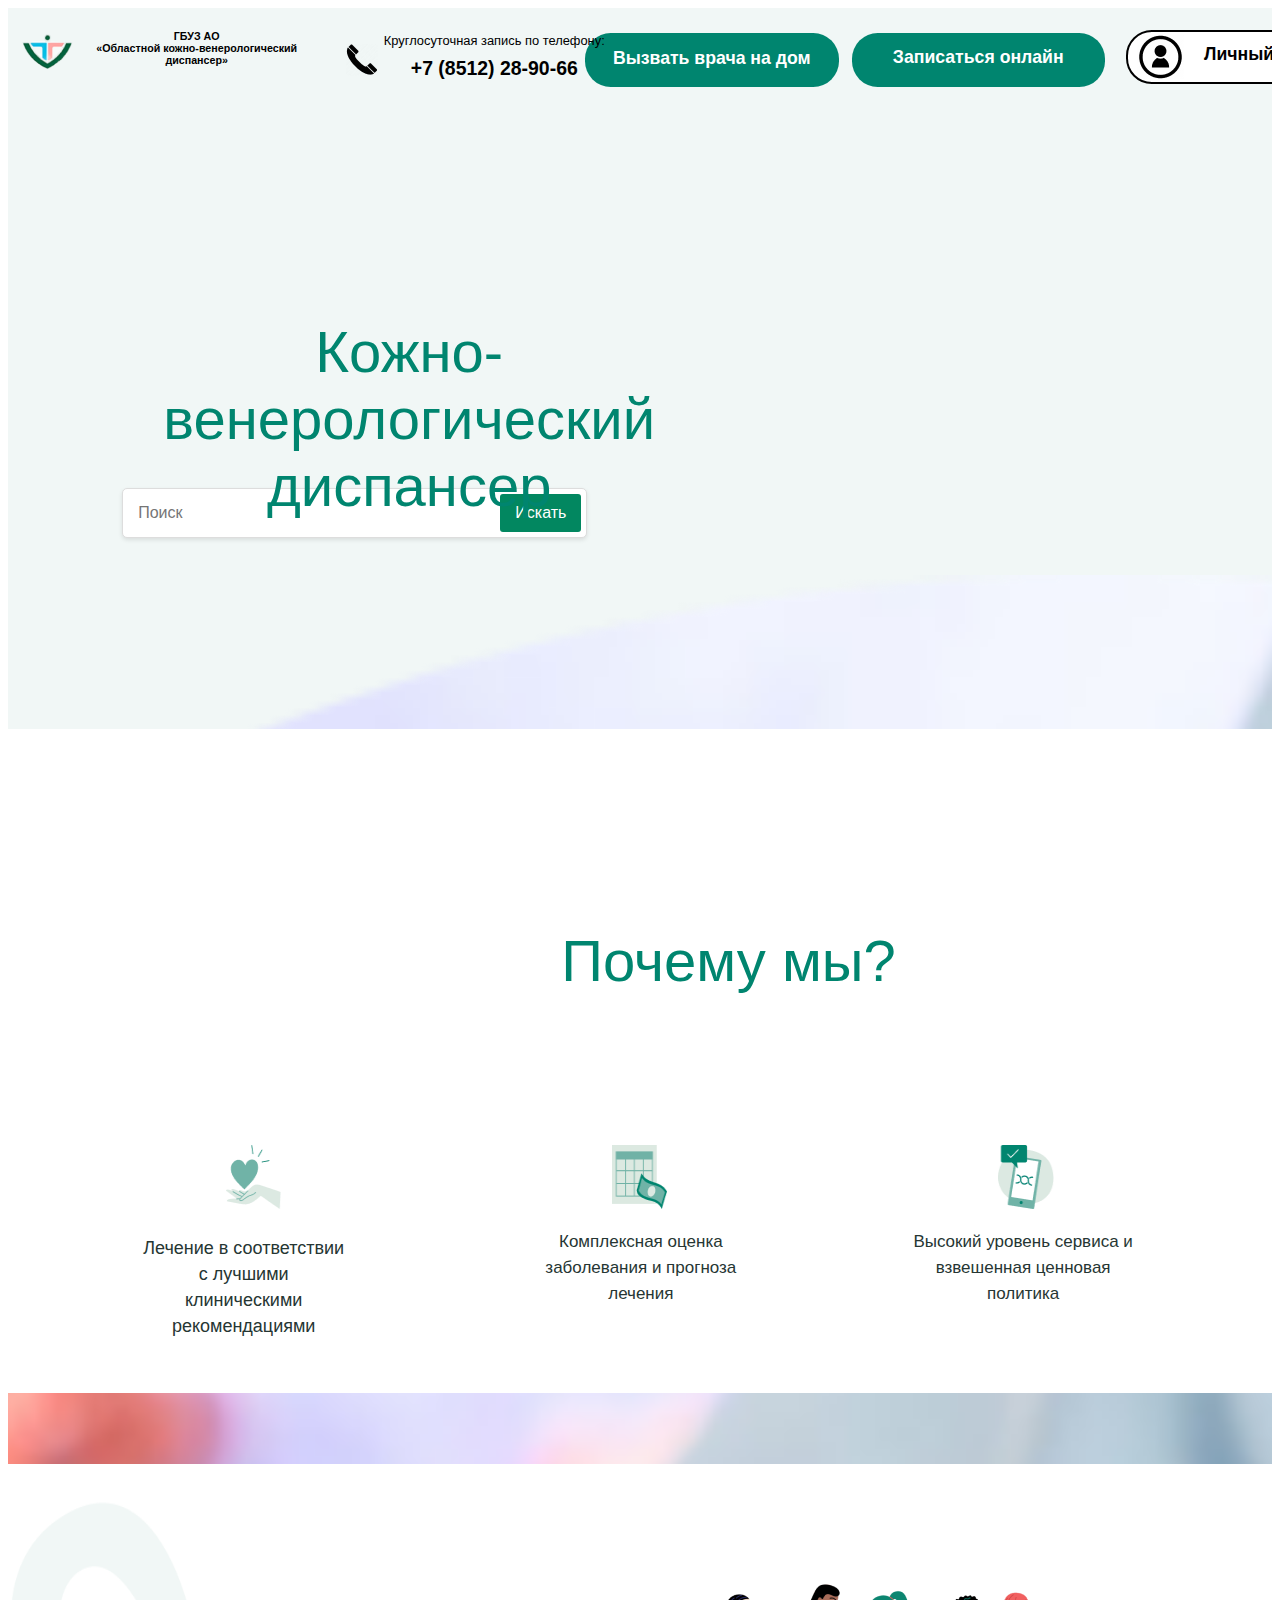
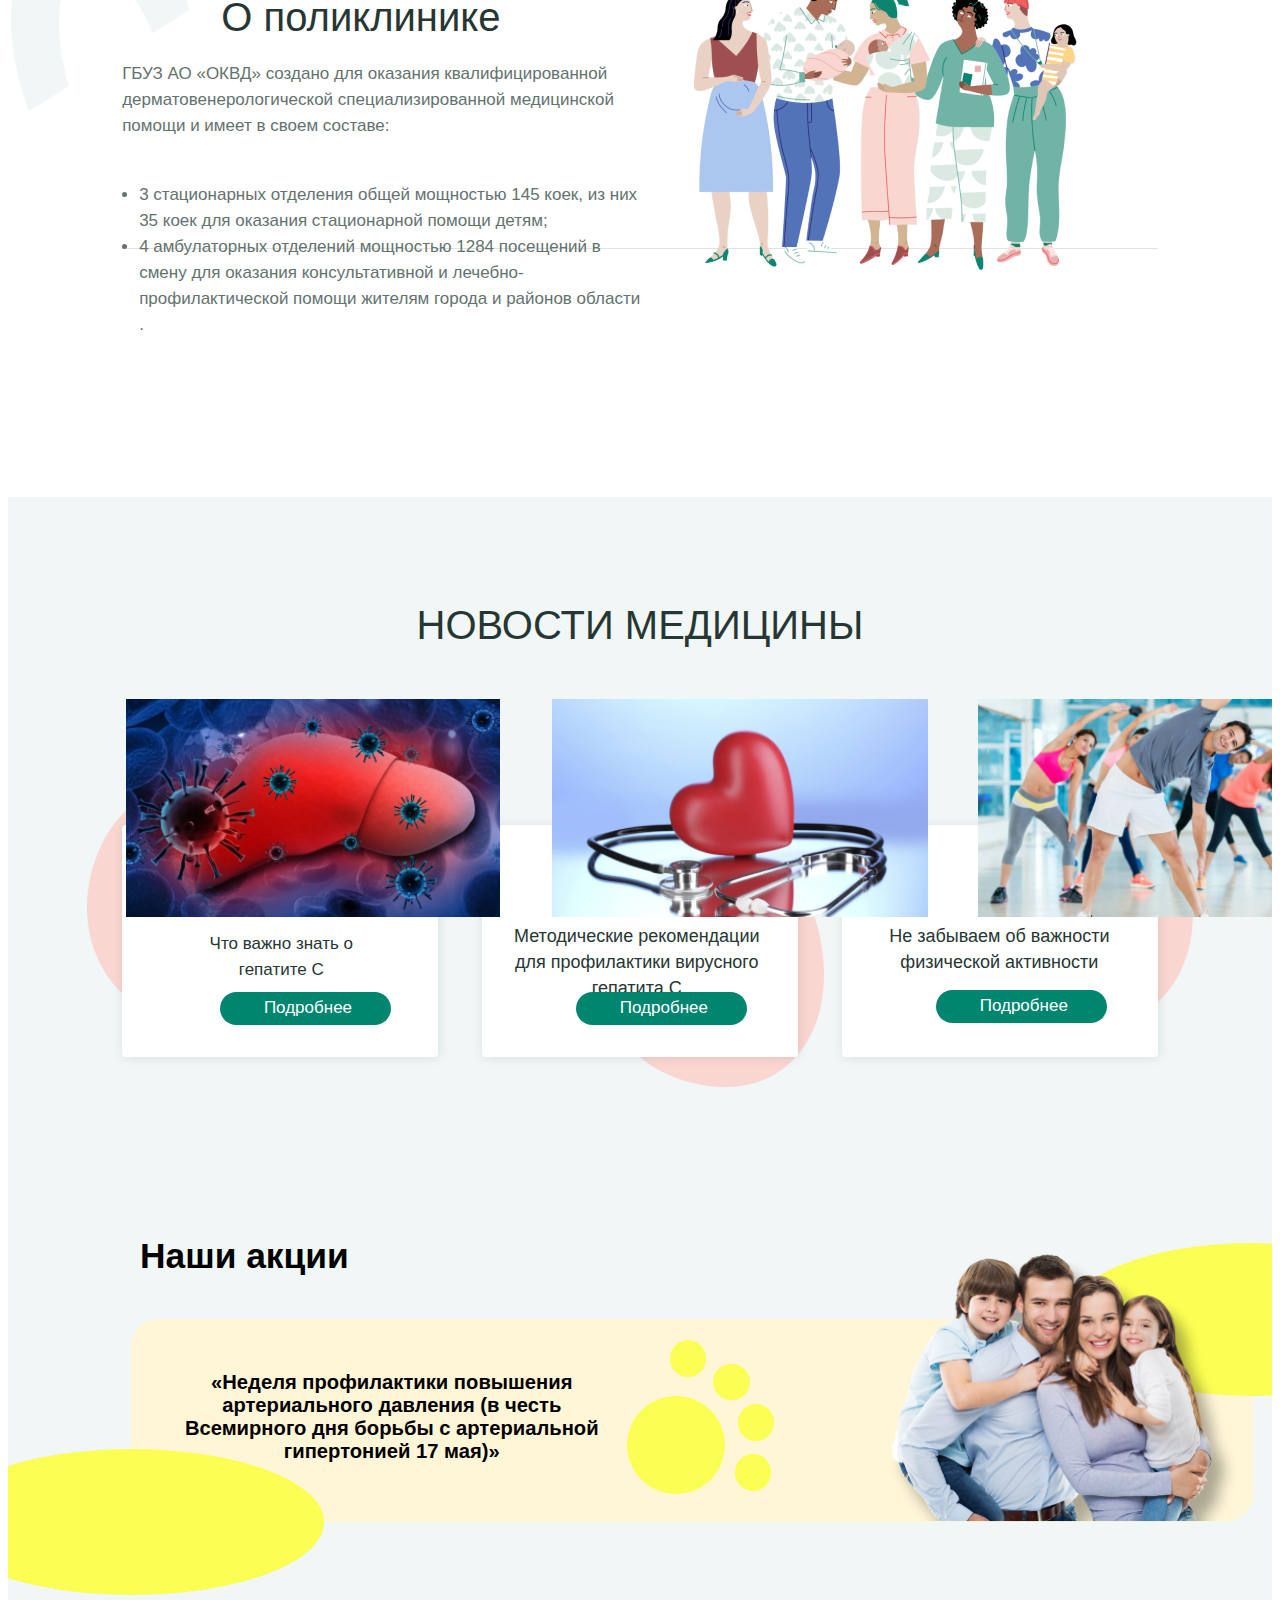
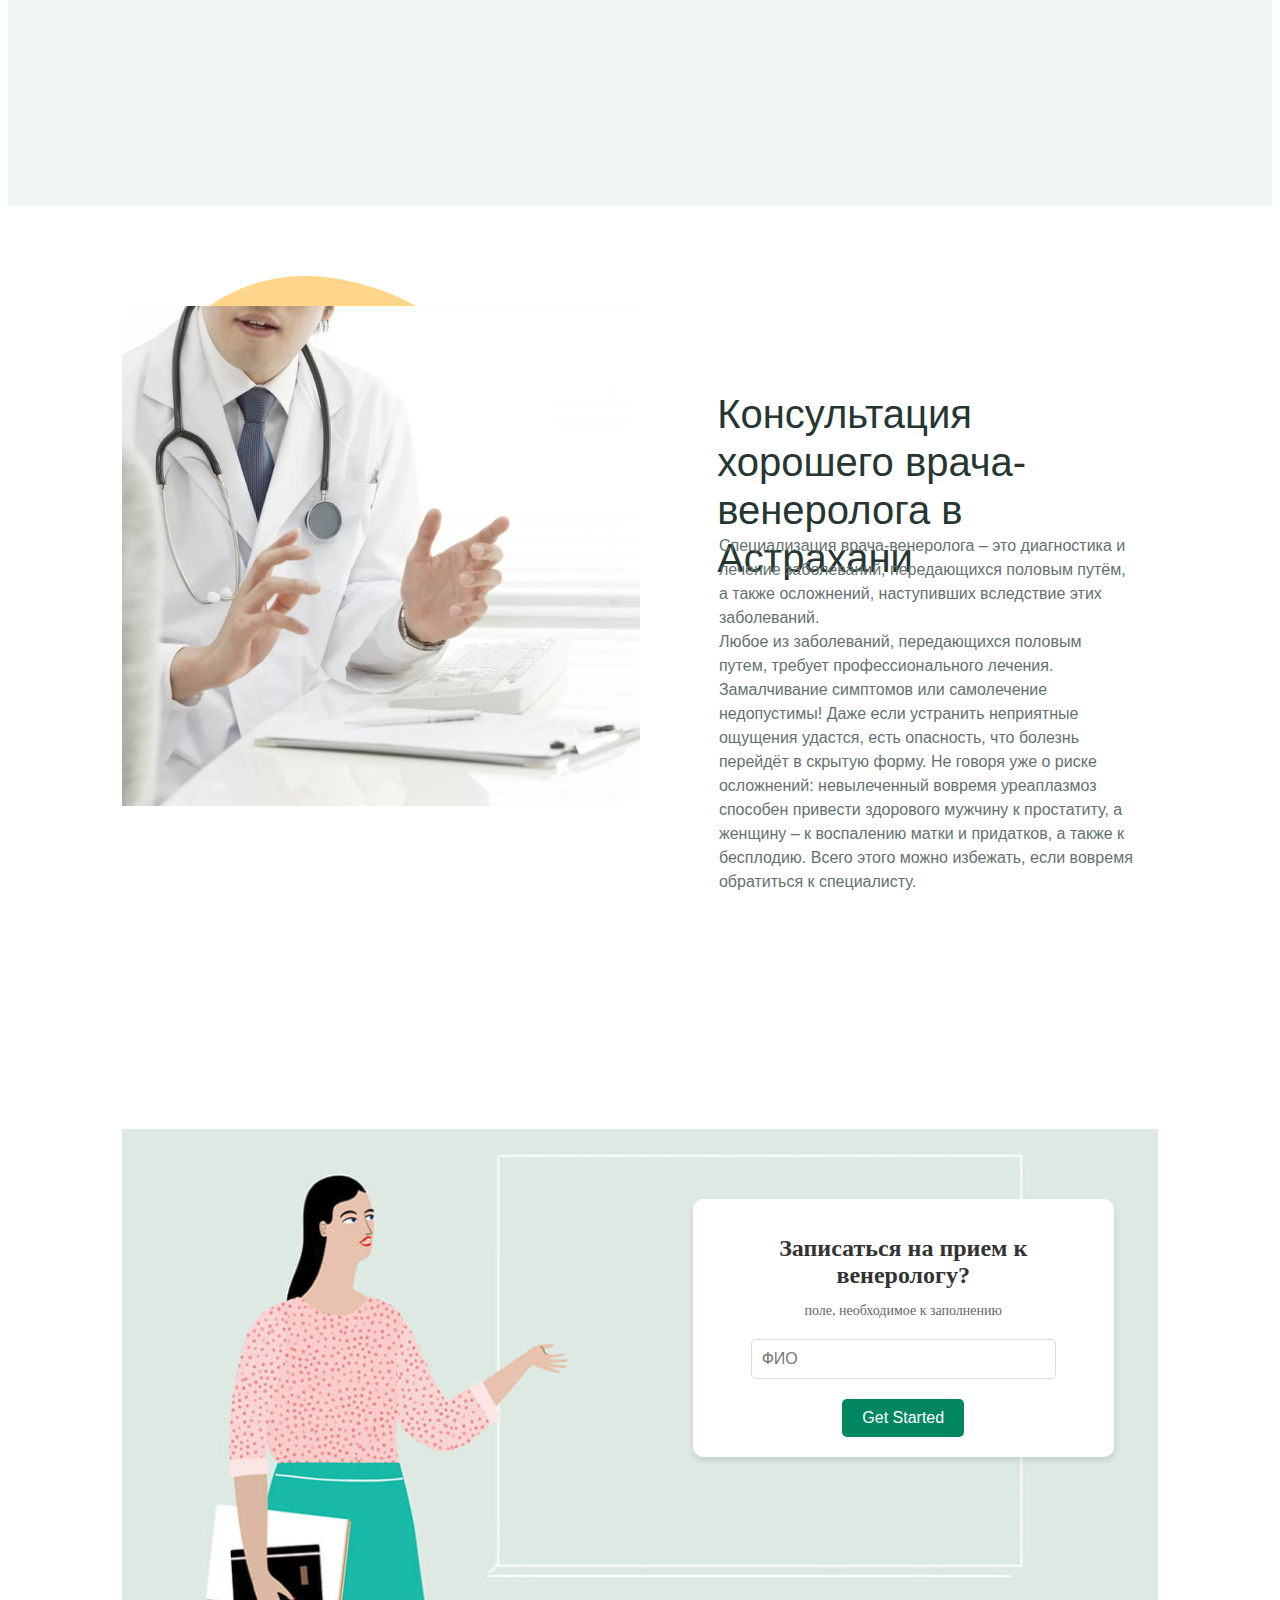
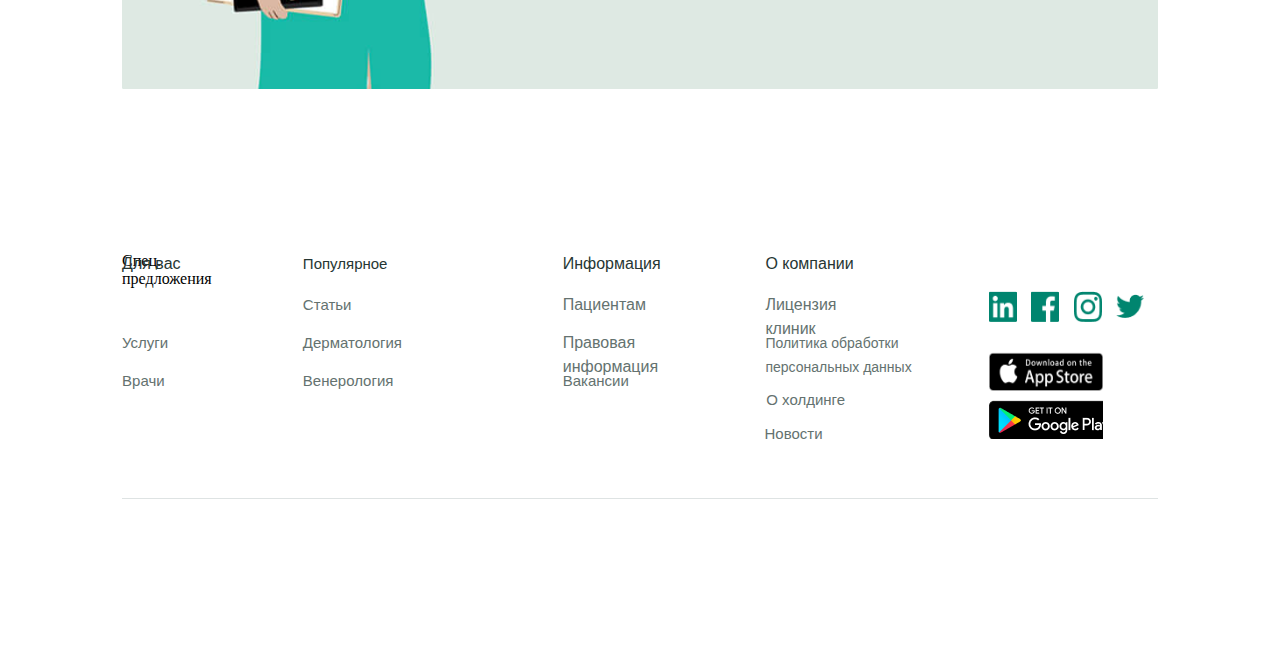
<file: index.html>
<!DOCTYPE html>
<html lang="en">
<head>
    <meta charset="UTF-8">
    <meta name="viewport" content="width=device-width, initial-scale=1.0">
    <title>Document</title>
    <link rel="stylesheet" href="style.css">
    <link rel="stylesheet" href="varc.css">
</head>
<body>
    <div class="desktop">
        <div class="frame">
          <div class="rectangle"></div>
          <div class="frame2">
            <div class="div">Кожно-венерологический диспансер</div>
            <div class="frame3">
              <input type="text" id="search-input" placeholder="Поиск">
              <button id="search-button">Искать</button>
            </div>
          </div>
          <img class="vector" src="/img/Vector (1).png" />  <!--кргу-->
        </div>
        <div class="frame9">
          <div class="rectangle6"></div>
          <div class="frame10">
            <div class="frame11">
              <div class="frame12">
                <div class="frame13"></div>
              </div>
            </div>
          </div>
          <div class="frame14">
            <div class="frame15">
              <div class="frame16">
                <img class="group" src="/img/Frame (1).png" />
              </div>
              <div class="div4">
                Лечение в соответствии с лучшими клиническими рекомендациями
              </div>
            </div>
            <div class="frame17">
              <div class="frame16">
                <img class="group2" src="/img/Frame (2).png" />
              </div>
              <div class="div5">
                Высокий уровень сервиса и взвешенная ценновая политика
              </div>
            </div>
            <div class="frame18">
              <div class="frame16">
                <img class="group3" src="/img/Frame (3).png" />
              </div>
              <div class="div6">
                Комплексная оценка заболевания и прогноза лечения
              </div>
            </div>
          </div>
          <div class="div7">Почему мы?</div>
        </div>
        <div class="frame19">
          <div class="rectangle7"></div>
          <div class="frame20">
            <div class="rectangle8"></div>
            <div class="frame21">
              <div class="frame22"></div>
              <div class="frame23"></div>
              <div class="frame24"></div>
              <div class="frame25"></div>
              <div class="frame26"></div>
            </div>
            <div class="frame27">
              <div class="rectangle9"></div>
              <img class="rectangle10" src="/img/Rectangle.png" />
              <div class="frame28">
                <div class="div8">О поликлинике</div>
                <div class="_3-145-35-4-1284">
                  <span>
                    <span class="_3-145-35-4-1284-span">
                      ГБУЗ АО «ОКВД» создано для оказания квалифицированной
                      дерматовенерологической специализированной медицинской помощи и
                      имеет в своем составе:
                      <br />
                      <br />
                    </span>
                    <ul class="_3-145-35-4-1284-span2">
                      <li>
                        3 стационарных отделения общей мощностью 145 коек, из них 35
                        коек для оказания стационарной помощи детям;
                      </li>
                      <li>
                        4 амбулаторных отделений мощностью 1284 посещений в смену для
                        оказания консультативной и лечебно-профилактической помощи
                        жителям города и районов области .
                      </li>
                    </ul>
                  </span>
                </div>
              </div>
              <div class="frame29"></div>
            </div>
            <img class="vector2" src="/img/Vector (1)sdf.png" />
          </div>
        </div>
        <div class="frame30">
          <div class="rectangle11"></div>
          <div class="frame31">
            <div class="frame32">
              <div class="frame33">
                <div class="frame34"></div>
                <div class="frame35">
                  <img class="vector3" src="/img/adsfasdf.png" />
                  <div class="rectangle12"></div>
                  <div class="frame36">
                    <div class="div9">Что важно знать о гепатите С</div>
                    <div class="frame37">
                    </div>
                  </div>
                  <div class="rectangle-8"></div>
                  <a href="/главная/index.html" class="div10">Подробнее</a>
                </div>
              </div>
              <div class="frame38">
                <img class="frame39" src="/img/adsfasdf.png" />
                <div class="frame35">
                  <div class="rectangle12"></div>
                  <div class="frame40">
                    <div class="frame41">
                    </div>
                    <div class="div11">
                      Не забываем об важности физической активности
                    </div>
                  </div>
                  <div class="rectangle-82"></div>
                  <div class="div12">Подробнее</div>
                </div>
              </div>
              <div class="frame42">
                <img class="frame43" src="/img/adsfasdf.png" />
                <div class="frame35">
                  <div class="rectangle12"></div>
                  <div class="frame44">
                    <div class="frame45">
                    </div>
                    <div class="div13">
                      Методические рекомендации для профилактики вирусного гепатита С
                    </div>
                  </div>
                  <div class="rectangle-83"></div>
                  <div class="div14">Подробнее</div>
                </div>
              </div>
            </div>
            <img class="image-5" src="/img/image 5.png" />
            <img class="image-4" src="/img/image 4 (1).png" />
            <img class="image-3" src="/img/image 3 (2).png" />
            <div class="frame46">
              <div class="div15">НОВОСТИ МЕДИЦИНЫ</div>
            </div>
            <div class="div16">
              <div class="rectangle-9"></div>
              <div class="ellipse-1"></div>
              <div class="ellipse-2"></div>
              <img class="image-52" src="/img/image 5 (1).png" />
              <div class="ellipse-3"></div>
              <div class="ellipse-4"></div>
              <div class="ellipse-7"></div>
              <div class="ellipse-5"></div>
              <div class="ellipse-6"></div>
              <div class="_17">
                «Неделя профилактики повышения артериального давления (в честь
                Всемирного дня борьбы с артериальной гипертонией 17 мая)»
              </div>
              <div class="div17">Наши акции</div>
            </div>
            <div class="frame47"></div>
          </div>
        </div>
        <div class="frame48">
          <div class="rectangle13"></div>
          <div class="frame49">
            <div class="frame50">
              <div class="rectangle14"></div>
              <div class="frame51">
                <img class="frame52" src="/img/adfasdfadsf.png" />
                <img class="rectangle15" src="/img/Rectangle (1).png" />
              </div>
              <div class="frame53">
                <div class="div18">
                  Консультация хорошего врача-венеролога в Астрахани
                </div>
                <div class="div19">
                  Специализация врача-венеролога – это диагностика и лечение
                  заболеваний, передающихся половым путём, а также осложнений,
                  наступивших вследствие этих заболеваний.
                  <br />
                  Любое из заболеваний, передающихся половым путем, требует
                  профессионального лечения. Замалчивание симптомов или самолечение
                  недопустимы! Даже если устранить неприятные ощущения удастся, есть
                  опасность, что болезнь перейдёт в скрытую форму. Не говоря уже о
                  риске осложнений: невылеченный вовремя уреаплазмоз способен привести
                  здорового мужчину к простатиту, а женщину – к воспалению матки и
                  придатков, а также к бесплодию. Всего этого можно избежать, если
                  вовремя обратиться к специалисту.
                </div>
              </div>
            </div>
            <div class="frame54">
              <img class="rectangle16" src="/img/Rectangle (2).png" />
              <div class="frame55">
                <h1>Записаться на прием к венерологу?</h1>
                <p>поле, необходимое к заполнению</p>
                <form>
                    <input type="text" placeholder="ФИО" required>
                    <button type="submit">Get Started</button>
                </form>
              </div>
            </div>
          </div>
        </div>
        <div class="frame59">
          <div class="frame60">
            <div class="frame61">
              <div class="frame62">
                <div class="div23">О холдинге</div>
              </div>
              <div class="div24">О компании</div>
              <div class="div25">Лицензия клиник</div>
              <div class="div26">Политика обработки персональных данных</div>
              <div class="div27">Новости</div>
            </div>
            <div class="frame63">
              <div class="frame64">
                <img class="frame65" src="/img/Frame (6).png" />
                <img class="frame66" src="/img/Frame (7).png" />
                <img class="frame67" src="/img/Frame (8).png" />
                <img class="frame68" src="/img/Frame (9).png" />
              </div>
              <div class="frame69">
                <img class="group7" src="/img/Frame (10).png" />
              </div>
              <div class="frame70">
                <img class="xmlid-19" src="/img/Frame (11).png" />
              </div>
            </div>
            <div class="frame71">
              <div class="div28">Для вас</div>
              <div class="div29">Спец. предложения</div>
              <div class="div30">Услуги</div>
              <div class="div31">Врачи</div>
            </div>
            <div class="frame72">
              <div class="div32">Популярное</div>
              <div class="div33">Статьи</div>
              <div class="div34">Дерматология</div>
              <div class="div35">Венерология</div>
            </div>
            <div class="frame73">
              <div class="div36">Информация</div>
              <div class="div37">Пациентам</div>
              <div class="div38">Правовая информация</div>
              <div class="div39">Вакансии</div>
            </div>
          </div>
          <div class="rectangle21"></div>
        </div>
        <div class="frame74">
          <div class="frame75">
            <div class="frame76">
              <div class="frame77"></div>
              <div class="frame78">
                <div class="frame79"></div>
                <div class="frame80"></div>
                <div class="rectangle-5"></div>
                <div class="rectangle-6"></div>
                <div class="rectangle-7"></div>
                <a href="vhod.html" class="div40">Записаться онлайн</a>
                <a href="vhod.html" class="div41">Личный кабинет</a>
                <a href="vrach.html" class="div42">Вызвать врача на дом</a>
                <img class="image-2" src="/img/image 2 (2).png" />
              </div>
            </div>
            <div class="_7-8512-28-90-66">+7 (8512) 28-90-66</div>
            <img class="rectangle-1" src="/img/Rectangle 1.png" />
            <div class="div43">Круглосуточная запись по телефону:</div>
            <div class="div44">
              ГБУЗ АО
              <br />
              «Областной кожно-венерологический диспансер»
            </div>
            <img class="image-1-1-1" src="/img/image 1 (1) 1.png" />
          </div>
        </div>
      </div>
      
</body>
</html>
</file>
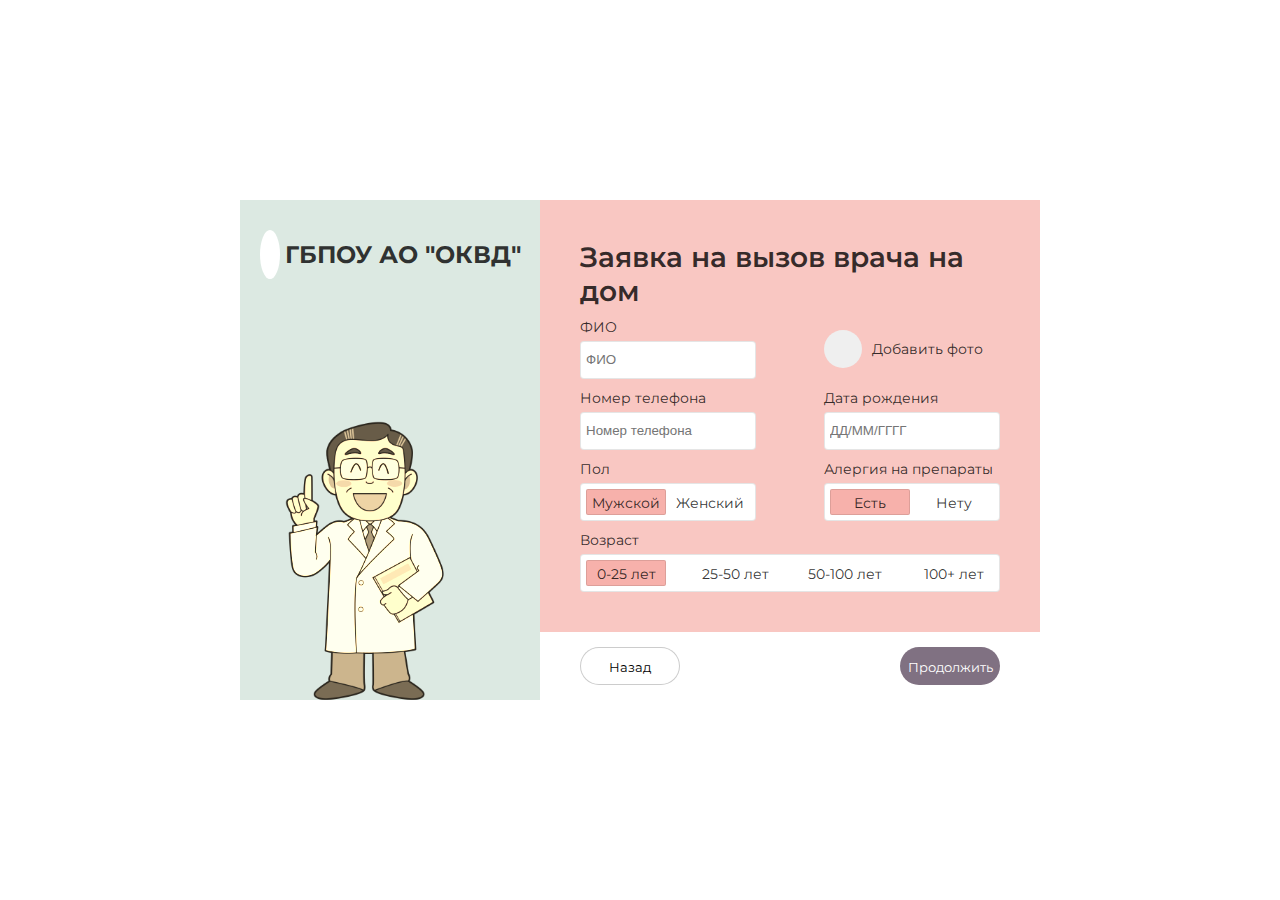
<file: vrach.html>
<!DOCTYPE html>
<html lang="en">
<head>
    <meta charset="UTF-8">
    <meta name="viewport" content="width=device-width, initial-scale=1.0">
    <title>Document</title>
    <link rel="stylesheet" href="vrach.css">
</head>
<body>
    <div class='signup-container'>
        <div class='left-container'>
          <h1>
            <i class='fas fa-paw'></i>
            ГБПОУ АО "ОКВД"
          </h1>
          <div class='puppy'>
            <img src='/img/pngwing.com (25).png'>
          </div>
        </div>
        <div class='right-container'>
          <header>
            <h1>Заявка на вызов врача на дом</h1>
            <div class='set'>
              <div class='pets-name'>
                <label for='pets-name'>ФИО</label>
                <input id='pets-name' placeholder="ФИО" type='text'>
              </div>
              <div class='pets-photo'>
                <button id='pets-upload'>
                  <i class='fas fa-camera-retro'></i>
                </button>
                <label for='pets-upload'>Добавить фото</label>
              </div>
            </div>
            <div class='set'>
              <div class='pets-breed'>
                <label for='pets-breed'>Номер телефона</label>
                <input id='pets-breed' placeholder="Номер телефона" type='text'>
              </div>
              <div class='pets-birthday'>
                <label for='pets-birthday'>Дата рождения</label>
                <input id='pets-birthday' placeholder='ДД/ММ/ГГГГ' type='text'>
              </div>
            </div>
            <div class='set'>
              <div class='pets-gender'>
                <label for='pet-gender-female'>Пол</label>
                <div class='radio-container'>
                  <input checked='' id='pet-gender-female' name='pet-gender' type='radio' value='female'>
                  <label for='pet-gender-female'>Мужской</label>
                  <input id='pet-gender-male' name='pet-gender' type='radio' value='male'>
                  <label for='pet-gender-male'>Женский</label>
                </div>
              </div>
              <div class='pets-spayed-neutered'>
                <label for='pet-spayed'>Алергия на препараты</label>
                <div class='radio-container'>
                  <input checked='' id='pet-spayed' name='spayed-neutered' type='radio' value='spayed'>
                  <label for='pet-spayed'>Есть</label>
                  <input id='pet-neutered' name='spayed-neutered' type='radio' value='neutered'>
                  <label for='pet-neutered'>Нету</label>
                </div>
              </div>
            </div>
            <div class='pets-weight'>
              <label for='pet-weight-0-25'>Возраст</label>
              <div class='radio-container'>
                <input checked='' id='pet-weight-0-25' name='pet-weight' type='radio' value='0-25'>
                <label for='pet-weight-0-25'>0-25 лет</label>
                <input id='pet-weight-25-50' name='pet-weight' type='radio' value='25-50'>
                <label for='pet-weight-25-50'>25-50 лет</label>
                <input id='pet-weight-50-100' name='pet-weight' type='radio' value='50-100'>
                <label for='pet-weight-50-100'>50-100 лет</label>
                <input id='pet-weight-100-plus' name='pet-weight' type='radio' value='100+'>
                <label for='pet-weight-100-plus'>100+ лет</label>
              </div>
            </div>
          </header>
          <footer>
            <div class='set'>
              <button id='back'>Назад</button>
              <button id='next'>Продолжить</button>
            </div>
          </footer>
        </div>
      </div>
</body>
</html>
</file>
<file: style.css>
.desktop,
.desktop * {
  box-sizing: border-box;
}
.desktop {
  background: #ffffff;
  height: 340.9375rem;
  position: relative;
  overflow: hidden;
}
.header {
  width: 100%;
  height: 45.0625rem;
  position: absolute;
  right: 0%;
  left: 0%;
  top: 0rem;
}
.rectangle {
  background: #f1f7f6;
  width: 100%;
  height: 45.0625rem;
  position: absolute;
  right: 0%;
  left: 0%;
  top: 0rem;
}
.frame2 {
  width: 36.81%;
  height: 20.0625rem;
  position: absolute;
  right: 54.17%;
  left: 9.03%;
  top: 16.25rem;
}
.div {
  color: #00856f;
  text-align: center;
  font-family: "Roboto-Regular", sans-serif;
  font-size: 3.625rem;
  line-height: 4.1875rem;
  font-weight: 400;
  position: absolute;
  right: -31.51%;
  left: -8.11%;
  width: 139.62%;
  top: 3.125rem;
}
.frame3 {
    display: flex;
    align-items: center;
    background-color: #fff;
    border: 1px solid #ddd;
    border-radius: 5px;
    padding: 5px;
    box-shadow: 0 2px 4px rgba(0, 0, 0, 0.1);
    margin-top: 220px;
    margin-left: 0px;
}
#search-input {
    border: none;
    outline: none;
    padding: 10px;
    font-size: 16px;
    flex-grow: 1;
}
#search-button {
    background-color: #028760;
    color: white;
    border: none;
    border-radius: 3px;
    padding: 10px 15px;
    cursor: pointer;
    font-size: 16px;
}
#search-button:hover {
    background-color: #026c50;
}
.section1 {
  background: #ffffff;
  border-radius: 0.125rem;
  width: 100%;
  height: 5rem;
  position: absolute;
  right: 0%;
  left: 0%;
  top: 0rem;
  box-shadow: 0.0625rem 0.0625rem 0.75rem 0rem rgba(0, 0, 0, 0.1);
}
.frame4 {
  width: 67.4%;
  height: 5rem;
  position: absolute;
  right: 3.9%;
  left: 28.7%;
  top: 0rem;
}
.rectangle3 {
  background: #dee3e3;
  width: 0.19%;
  height: 5rem;
  position: absolute;
  right: 100%;
  left: -0.19%;
  top: 0rem;
}
.frame5 {
  width: 23.51%;
  height: 2.75rem;
  position: absolute;
  right: 0%;
  left: 76.49%;
  top: 1.125rem;
}
.rectangle4 {
  background: #00856f;
  border-radius: 0.25rem;
  width: 100%;
  height: 2.75rem;
  position: absolute;
  right: 0%;
  left: 0%;
  top: 0rem;
}
.div2 {
  color: #ffffff;
  text-align: center;
  font-family: "Roboto-Regular", sans-serif;
  font-size: 1rem;
  line-height: 1.5rem;
  font-weight: 400;
  position: absolute;
  right: 16.39%;
  left: 16.39%;
  width: 67.21%;
  top: 0.625rem;
}
.frame6 {
  width: 72.64%;
  height: 5rem;
  position: absolute;
  right: 27.36%;
  left: 0%;
  top: 0rem;
}
.rectangle5 {
  width: 100%;
  height: 5rem;
  position: absolute;
  right: 0%;
  left: 0%;
  top: 0rem;
}
.frame7 {
  width: 24.81%;
  height: 5rem;
  position: absolute;
  right: 71.3%;
  left: 3.9%;
  top: 0rem;
}
.div3 {
  color: #263633;
  text-align: left;
  font-family: "Roboto-Regular", sans-serif;
  font-size: 1rem;
  line-height: 1.5rem;
  font-weight: 400;
  position: absolute;
  right: 20.94%;
  left: 15.71%;
  width: 63.35%;
  top: 1.75rem;
}
.frame8 {
  width: 9.42%;
  height: 1.125rem;
  position: absolute;
  right: 90.58%;
  left: 0%;
  top: 1.9375rem;
  overflow: visible;
}
.vector {
  width: 43.13%;
  height: 80.31%;
  position: absolute;
  right: -3.54%;
  left: 60.42%;
  bottom: 9.29%;
  top: 10.4%;
  overflow: visible;
  object-fit: cover;
}
.frame9 {
  width: 100%;
  height: 41.5rem;
  position: absolute;
  right: 0%;
  left: 0%;
  top: 45.0625rem;
}
.rectangle6 {
  background: #ffffff;
  width: 100%;
  height: 41.5rem;
  position: absolute;
  right: 0%;
  left: 0%;
  top: 0rem;
}
.frame10 {
  width: 86.11%;
  height: 27.75rem;
  position: absolute;
  right: 6.94%;
  left: 6.94%;
  top: 7.5rem;
}
.frame11 {
  width: 95.16%;
  height: 13.5rem;
  position: absolute;
  right: 2.42%;
  left: 2.42%;
  top: 0rem;
}
.frame12 {
  width: 69.49%;
  height: 9rem;
  position: absolute;
  right: 15.25%;
  left: 15.25%;
  top: 0rem;
}
.frame13 {
  width: 12.56%;
  height: 2.5rem;
  position: absolute;
  right: 48.54%;
  left: 38.9%;
  top: 6.25rem;
}
.frame14 {
  width: 81.94%;
  height: 10.5rem;
  position: absolute;
  right: 9.03%;
  left: 9.03%;
  top: 26rem;
}
.frame15 {
  width: 25.42%;
  height: 10.5rem;
  position: absolute;
  right: 74.58%;
  left: 0%;
  top: 0rem;
}
.frame16 {
  width: 21.33%;
  height: 4rem;
  position: absolute;
  right: 39.33%;
  left: 39.33%;
  top: 0rem;
  overflow: hidden;
}
.group {
  width: 99.17%;
  height: 99.21%;
  position: absolute;
  right: 0.83%;
  left: 0%;
  bottom: 0.02%;
  top: 0.77%;
  overflow: visible;
}
.div4 {
  color: #263633;
  text-align: center;
  font-family: "Roboto-Regular", sans-serif;
  font-size: 1.125rem;
  line-height: 1.625rem;
  font-weight: 400;
  position: absolute;
  right: 15%;
  left: 7.33%;
  width: 77.67%;
  top: 5.625rem;
}
.frame17 {
  width: 25.42%;
  height: 10.5rem;
  position: absolute;
  right: 0%;
  left: 74.58%;
  top: 0rem;
}
.group2 {
  width: 99.83%;
  height: 100.02%;
  position: absolute;
  right: 0.17%;
  left: 0%;
  bottom: -0.02%;
  top: 0%;
  overflow: visible;
}
.div5 {
  color: #263633;
  text-align: center;
  font-family: "Roboto-Regular", sans-serif;
  font-size: 1.0625rem;
  line-height: 1.625rem;
  font-weight: 400;
  position: absolute;
  right: 4.33%;
  left: 2%;
  width: 93.67%;
  top: 5.25rem;
}
.frame18 {
  width: 25.42%;
  height: 10.5rem;
  position: absolute;
  right: 37.29%;
  left: 37.29%;
  top: 0rem;
}
.group3 {
  width: 98.98%;
  height: 100%;
  position: absolute;
  right: 1.02%;
  left: 0%;
  bottom: 0%;
  top: 0%;
  overflow: visible;
}
.div6 {
  color: #263633;
  text-align: center;
  font-family: "Roboto-Regular", sans-serif;
  font-size: 1.0625rem;
  line-height: 1.625rem;
  font-weight: 400;
  position: absolute;
  right: 4.67%;
  left: 5.33%;
  width: 90%;
  top: 5.25rem;
}
.div7 {
  color: #00856f;
  text-align: center;
  font-family: "Roboto-Regular", sans-serif;
  font-size: 3.625rem;
  line-height: 4.1875rem;
  font-weight: 400;
  position: absolute;
  left: 27.75rem;
  top: 12.375rem;
  width: 34.5625rem;
  height: 9rem;
}
.frame19 {
  width: 100%;
  height: 39.5625rem;
  position: absolute;
  right: 0%;
  left: 0%;
  top: 91rem;
}
.rectangle7 {
  background: #ffffff;
  width: 100%;
  height: 39.5625rem;
  position: absolute;
  right: 0%;
  left: 0%;
  top: 0rem;
}
.frame20 {
  width: 81.94%;
  height: 27.08875rem;
  position: absolute;
  right: 9.03%;
  left: 9.03%;
  top: 6.25rem;
}
.rectangle8 {
  background: #dee3e3;
  width: 100%;
  height: 0.0625rem;
  position: absolute;
  right: 0%;
  left: 0%;
  top: 17.77625rem;
}
.frame21 {
  width: 100%;
  height: 9.3125rem;
  position: absolute;
  right: 0%;
  left: 0%;
  top: 17.77625rem;
}
.frame22 {
  width: 11.86%;
  height: 5.5625rem;
  position: absolute;
  right: 88.14%;
  left: 0%;
  top: 3.75rem;
}
.frame23 {
  width: 11.86%;
  height: 5.5625rem;
  position: absolute;
  right: 65.97%;
  left: 22.16%;
  top: 3.75rem;
}
.frame24 {
  width: 11.36%;
  height: 5.5625rem;
  position: absolute;
  right: 44.32%;
  left: 44.32%;
  top: 3.75rem;
}
.frame25 {
  width: 11.86%;
  height: 5.5625rem;
  position: absolute;
  right: 22.16%;
  left: 65.97%;
  top: 3.75rem;
}
.frame26 {
  width: 11.86%;
  height: 5.5625rem;
  position: absolute;
  right: 0%;
  left: 88.14%;
  top: 3.75rem;
}
.frame27 {
  width: 100%;
  height: 17.75rem;
  position: absolute;
  right: 0%;
  left: 0%;
  top: 0rem;
}
.rectangle9 {
  width: 100%;
  height: 17.75rem;
  position: absolute;
  right: 0%;
  left: 0%;
  top: 0rem;
}
.rectangle10 {
  width: 42.37%;
  height: 20.1875rem;
  position: absolute;
  right: 5.08%;
  left: 52.54%;
  top: 0rem;
  object-fit: cover;
}
.frame28 {
  width: 42.37%;
  height: 12.125rem;
  position: absolute;
  right: 57.63%;
  left: 0%;
  top: 2.79375rem;
}
.div8 {
  color: #263633;
  text-align: left;
  font-family: "Roboto-Regular", sans-serif;
  font-size: 2.5rem;
  line-height: 3rem;
  font-weight: 400;
  position: absolute;
  right: -16%;
  left: 22.6%;
  width: 93.4%;
  top: -0.98125rem;
}
._3-145-35-4-1284 {
  color: #64726f;
  text-align: left;
  font-family: "Roboto-Regular", sans-serif;
  font-size: 1.0625rem;
  line-height: 1.625rem;
  font-weight: 400;
  position: absolute;
  right: -19%;
  left: 0%;
  width: 119%;
  top: 3.26875rem;
}
._3-145-35-4-1284-span {
  color: #64726f;
  font-family: "Roboto-Regular", sans-serif;
  font-size: 17px;
  line-height: 26px;
  font-weight: 400;
}
._3-145-35-4-1284-span2 {
  color: #64726f;
  list-style-type: disc;
  padding-left: 1em;
  font-family: "Roboto-Regular", sans-serif;
  font-size: 17px;
  line-height: 26px;
  font-weight: 400;
}
.frame29 {
  width: 27.03%;
  height: 14.25rem;
  position: absolute;
  right: 92.46%;
  left: -19.49%;
  top: -5.5rem;
  overflow: hidden;
}
.vector2 {
  width: 17.23%;
  height: 48.3%;
  position: absolute;
  right: 95.82%;
  left: -13.05%;
  bottom: 26.99%;
  top: 24.71%;
  transform: translate(1.5rem, -10.539375rem);
  overflow: visible;
}
.frame30 {
  width: 100%;
  height: 82.6875rem;
  position: absolute;
  right: 0%;
  left: 0%;
  top: 130.5625rem;
}
.rectangle11 {
  background: #f1f7f6;
  width: 100%;
  height: 82.6875rem;
  position: absolute;
  right: 0%;
  left: 0%;
  top: 0rem;
}
.frame31 {
  width: 86.11%;
  height: 76.448125rem;
  position: absolute;
  right: 6.94%;
  left: 6.94%;
  top: 6.25rem;
}
.frame32 {
  width: 96.77%;
  height: 14.5rem;
  position: absolute;
  right: 1.61%;
  left: 1.61%;
  top: 14.25rem;
}
.frame33 {
  width: 30%;
  height: 14.510625rem;
  position: absolute;
  right: 69.17%;
  left: 0.83%;
  top: 0rem;
}
.frame34 {
  width: 70%;
  height: 15rem;
  position: absolute;
  right: 41.11%;
  left: -11.11%;
  top: -2.5rem;
  overflow: hidden;
}
.frame35 {
  width: 100%;
  height: 14.5rem;
  position: absolute;
  right: 0%;
  left: 0%;
  top: 0rem;
}
.vector3 {
  width: 70%;
  height: 103.45%;
  position: absolute;
  right: 41.11%;
  left: -11.11%;
  bottom: 13.79%;
  top: -17.24%;
  overflow: visible;
}
.rectangle12 {
  background: #ffffff;
  border-radius: 0.25rem;
  width: 100%;
  height: 14.5rem;
  position: absolute;
  right: 0%;
  left: 0%;
  top: 0rem;
  box-shadow: 0.0625rem 0.0625rem 0.75rem 0rem rgba(0, 0, 0, 0.1);
}
.frame36 {
  width: 31.67%;
  height: 6.221875rem;
  position: absolute;
  right: 34.17%;
  left: 34.17%;
  top: 2.644375rem;
}
.div9 {
  color: #263633;
  text-align: center;
  font-family: "Roboto-Regular", sans-serif;
  font-size: 1.0625rem;
  line-height: 1.625rem;
  font-weight: 400;
  position: absolute;
  right: -57.02%;
  left: -54.39%;
  width: 211.4%;
  top: 3.980625rem;
}
.frame37 {
  width: 49.12%;
  height: 2.75rem;
  position: absolute;
  right: 25.44%;
  left: 25.44%;
  top: -0.019375rem;
  overflow: hidden;
}
.group4 {
  width: 98.07%;
  height: 99.21%;
  position: absolute;
  right: 0.7%;
  left: 1.23%;
  bottom: 0%;
  top: 0.79%;
  overflow: visible;
}
.rectangle-8 {
  background: #00856f;
  border-radius: 2.75rem;
  width: 10.6875rem;
  height: 2.0625rem;
  position: absolute;
  left: 6.125rem;
  top: 10.4375rem;
}
.div10 {
  color: #ffffff;
  text-align: center;
  font-family: "Roboto-Regular", sans-serif;
  font-size: 1.0625rem;
  line-height: 1.625rem;
  font-weight: 400;
  position: absolute;
  left: 7.4375rem;
  top: 10.625rem;
  width: 8.375rem;
  height: 1.1875rem;
}
.frame38 {
  width: 30%;
  height: 14.510625rem;
  position: absolute;
  right: 0.83%;
  left: 69.17%;
  top: 0rem;
}
.frame39 {
  width: 70%;
  height: 15rem;
  position: absolute;
  right: -11.11%;
  left: 41.11%;
  top: -2.5rem;
  overflow: visible;
}
.frame40 {
  width: 35.28%;
  height: 7.760625rem;
  position: absolute;
  right: 32.36%;
  left: 32.36%;
  top: 1.875rem;
}
.frame41 {
  width: 44.09%;
  height: 4.25rem;
  position: absolute;
  right: 27.95%;
  left: 27.95%;
  top: 0rem;
  overflow: hidden;
}
.group5 {
  width: 97.13%;
  height: 99.04%;
  position: absolute;
  right: 2.87%;
  left: 0%;
  bottom: 0%;
  top: 0.96%;
  overflow: visible;
}
.div11 {
  color: #263633;
  text-align: center;
  font-family: "Roboto-Regular", sans-serif;
  font-size: 1.125rem;
  line-height: 1.625rem;
  font-weight: 400;
  position: absolute;
  right: -56.3%;
  left: -57.09%;
  width: 213.39%;
  top: 4.25rem;
}
.rectangle-82 {
  background: #00856f;
  border-radius: 2.75rem;
  width: 10.6875rem;
  height: 2.0625rem;
  position: absolute;
  left: 5.875rem;
  top: 10.3125rem;
}
.div12 {
  color: #ffffff;
  text-align: center;
  font-family: "Roboto-Regular", sans-serif;
  font-size: 1.0625rem;
  line-height: 1.625rem;
  font-weight: 400;
  position: absolute;
  left: 7.1875rem;
  top: 10.5rem;
  width: 8.375rem;
  height: 1.1875rem;
}
.frame42 {
  width: 30%;
  height: 14.510625rem;
  position: absolute;
  right: 35%;
  left: 35%;
  top: 0rem;
}
.frame43 {
  width: 70%;
  height: 15rem;
  position: absolute;
  right: -8.33%;
  left: 38.33%;
  top: 1.375rem;
  overflow: visible;
}
.frame44 {
  width: 36.94%;
  height: 7.1975rem;
  position: absolute;
  right: 31.53%;
  left: 31.53%;
  top: 2.15625rem;
}
.frame45 {
  width: 42.11%;
  height: 3.6875rem;
  position: absolute;
  right: 28.95%;
  left: 28.95%;
  top: 0.03125rem;
  overflow: hidden;
}
.group6 {
  width: 97.95%;
  height: 100%;
  position: absolute;
  right: 2.04%;
  left: 0.01%;
  bottom: 0%;
  top: 0%;
  overflow: visible;
}
.div13 {
  color: #263633;
  text-align: center;
  font-family: "Roboto-Regular", sans-serif;
  font-size: 1.125rem;
  line-height: 1.625rem;
  font-weight: 400;
  position: absolute;
  right: -65.79%;
  left: -71.05%;
  width: 236.84%;
  top: 3.96875rem;
}
.rectangle-83 {
  background: #00856f;
  border-radius: 2.75rem;
  width: 10.6875rem;
  height: 2.0625rem;
  position: absolute;
  left: 5.875rem;
  top: 10.4375rem;
}
.div14 {
  color: #ffffff;
  text-align: center;
  font-family: "Roboto-Regular", sans-serif;
  font-size: 1.0625rem;
  line-height: 1.625rem;
  font-weight: 400;
  position: absolute;
  left: 7.1875rem;
  top: 10.625rem;
  width: 8.375rem;
  height: 1.1875rem;
}
.image-5 {
  width: 23.5rem;
  height: 13.625rem;
  position: absolute;
  left: 55.125rem;
  top: 6.375rem;
  object-fit: cover;
}
.image-4 {
  width: 23.5rem;
  height: 13.625rem;
  position: absolute;
  left: 28.5rem;
  top: 6.375rem;
  object-fit: cover;
}
.image-3 {
  width: 23.3625rem;
  height: 13.625rem;
  position: absolute;
  left: 1.9125rem;
  top: 6.375rem;
  object-fit: cover;
}
.frame46 {
  width: 95.16%;
  height: 10.5rem;
  position: absolute;
  right: 2.42%;
  left: 2.42%;
  top: 0rem;
}
.div15 {
  color: #263633;
  text-align: center;
  font-family: "Roboto-Regular", sans-serif;
  font-size: 2.5rem;
  line-height: 3rem;
  font-weight: 400;
  position: absolute;
  right: 27.29%;
  left: 27.29%;
  width: 45.42%;
  top: 0.25rem;
}
.div16 {
  width: 95.95rem;
  height: 21.975625rem;
  position: absolute;
  left: -11.875rem;
  top: 40.375rem;
}
.rectangle-9 {
  background: #fff6d8;
  border-radius: 1.73625rem;
  width: 70.108125rem;
  height: 12.664375rem;
  position: absolute;
  left: 14.085rem;
  top: 4.77375rem;
}
.ellipse-1 {
  background: #fcff53;
  border-radius: 50%;
  width: 24.06625rem;
  height: 9.074375rem;
  position: absolute;
  left: 2.051875rem;
  top: 12.90125rem;
}
.ellipse-2 {
  background: #fcff53;
  border-radius: 50%;
  width: 23.514375rem;
  height: 9.5475rem;
  position: absolute;
  left: 95.95rem;
  top: 9.5475rem;
  transform-origin: 0 0;
  transform: rotate(-180deg) scale(1, 1);
}
.image-52 {
  width: 21.975625rem;
  height: 16.7675rem;
  position: absolute;
  left: 61.349375rem;
  top: 0.670625rem;
  object-fit: cover;
}
.ellipse-3 {
  background: #fcff53;
  border-radius: 50%;
  width: 6.155rem;
  height: 6.155rem;
  position: absolute;
  left: 45.055625rem;
  top: 9.5475rem;
}
.ellipse-4 {
  background: #fcff53;
  border-radius: 50%;
  width: 2.288125rem;
  height: 2.288125rem;
  position: absolute;
  left: 51.999375rem;
  top: 10.060625rem;
}
.ellipse-7 {
  background: #fcff53;
  border-radius: 50%;
  width: 2.288125rem;
  height: 2.288125rem;
  position: absolute;
  left: 51.801875rem;
  top: 13.216875rem;
}
.ellipse-5 {
  background: #fcff53;
  border-radius: 50%;
  width: 2.288125rem;
  height: 2.288125rem;
  position: absolute;
  left: 50.460625rem;
  top: 7.535625rem;
}
.ellipse-6 {
  background: #fcff53;
  border-radius: 50%;
  width: 2.288125rem;
  height: 2.288125rem;
  position: absolute;
  left: 47.738125rem;
  top: 6.075625rem;
}
._17 {
  color: #000000;
  text-align: center;
  font-family: "Inter-SemiBold", sans-serif;
  font-size: 1.2625008821487427rem;
  font-weight: 600;
  position: absolute;
  left: 16.0575rem;
  top: 8.00875rem;
  width: 28.643125rem;
}
.div17 {
  color: #000000;
  text-align: center;
  font-family: "Inter-SemiBold", sans-serif;
  font-size: 2.209376573562622rem;
  font-weight: 600;
  position: absolute;
  left: 11.954375rem;
  top: -0.43375rem;
  width: 18.424375rem;
  height: 5.208125rem;
}
.line-4 {
  margin-top: -0.1975rem;
  border-style: solid;
  border-color: #000000;
  border-width: 0.1975rem 0 0 0;
  width: 2.510625rem;
  height: 0rem;
  position: absolute;
  left: 85.07375rem;
  top: 12.626875rem;
  transform-origin: 0 0;
  transform: rotate(-60.359deg) scale(1, 1);
}
.line-5 {
  margin-top: -0.1975rem;
  border-style: solid;
  border-color: #000000;
  border-width: 0.1975rem 0 0 0;
  width: 2.510625rem;
  height: 0rem;
  position: absolute;
  left: 84.79375rem;
  top: 8.4375rem;
  transform-origin: 0 0;
  transform: rotate(57.272deg) scale(1, 1);
}
.line-2 {
  margin-top: -0.1975rem;
  border-style: solid;
  border-color: #000000;
  border-width: 0.1975rem 0 0 0;
  width: 2.510625rem;
  height: 0rem;
  position: absolute;
  left: 13.256875rem;
  top: 9.231875rem;
  transform-origin: 0 0;
  transform: rotate(121.26deg) scale(1, 1);
}
.line-3 {
  margin-top: -0.1975rem;
  border-style: solid;
  border-color: #000000;
  border-width: 0.1975rem 0 0 0;
  width: 2.510625rem;
  height: 0rem;
  position: absolute;
  left: 13.418125rem;
  top: 13.4275rem;
  transform-origin: 0 0;
  transform: rotate(-121.109deg) scale(1, 1);
}
.frame47 {
  width: 1.45%;
  height: 0.8125rem;
  position: absolute;
  right: 14.92%;
  left: 83.63%;
  top: 74.75rem;
  overflow: hidden;
}
.frame48 {
  width: 100%;
  height: 98.9375rem;
  position: absolute;
  right: 0%;
  left: 0%;
  top: 212.375rem;
}
.rectangle13 {
  background: #ffffff;
  width: 100%;
  height: 98.9375rem;
  position: absolute;
  right: 0%;
  left: 0%;
  top: 0rem;
}
.frame49 {
  width: 86.11%;
  height: 86.4375rem;
  position: absolute;
  right: 6.94%;
  left: 6.94%;
  top: 6.260625rem;
}
.frame50 {
  width: 95.16%;
  height: 31.25rem;
  position: absolute;
  right: 2.42%;
  left: 2.42%;
  top: -0.010625rem;
}
.rectangle14 {
  width: 100%;
  height: 31.25rem;
  position: absolute;
  right: 0%;
  left: 0%;
  top: 0rem;
}
.frame51 {
  width: 50%;
  height: 31.25rem;
  position: absolute;
  right: 50%;
  left: 0%;
  top: 0.01125rem;
}
.frame52 {
  width: 75.08%;
  height: 26.375rem;
  position: absolute;
  right: 24.92%;
  left: 0%;
  top: -1.88625rem;
  overflow: visible;
}
.rectangle15 {
  width: 100%;
  height: 31.25rem;
  position: absolute;
  right: 0%;
  left: 0%;
  top: -0.01125rem;
  object-fit: cover;
}
.frame53 {
  width: 42.37%;
  height: 31.25rem;
  position: absolute;
  right: 0%;
  left: 57.63%;
  top: 0.01125rem;
}
.div18 {
  color: #263633;
  text-align: left;
  font-family: "Roboto-Regular", sans-serif;
  font-size: 2.5rem;
  line-height: 3rem;
  font-weight: 400;
  position: absolute;
  right: 5.6%;
  left: -0.4%;
  width: 94.8%;
  top: 5.23875rem;
}
.div19 {
  color: #64726f;
  text-align: left;
  font-family: "Roboto-Regular", sans-serif;
  font-size: 1rem;
  line-height: 1.5rem;
  font-weight: 400;
  position: absolute;
  right: 5.6%;
  left: 0%;
  width: 94.4%;
  top: 14.23875rem;
}
.frame54 {
  width: 95.16%;
  height: 35rem;
  position: absolute;
  right: 2.42%;
  left: 2.42%;
  top: 51.426875rem;
}
.rectangle16 {
  background: linear-gradient(to left, #dce9e2, #dce9e2);
  border-radius: 0.125rem;
  width: 100%;
  height: 35rem;
  position: absolute;
  right: 0%;
  left: 0%;
  top: 0rem;
  object-fit: cover;
}
.frame55 {
  width: 40.68%;
  height: auto;
  position: absolute;
  right: 4.24%;
  top: 4.375rem;
  background-color: #fff;
  padding: 20px;
  border-radius: 10px;
  box-shadow: 0 4px 6px rgba(0, 0, 0, 0.1);
  text-align: center;
}

.frame55 h1 {
  font-size: 24px;
  margin-bottom: 10px;
  color: #333;
}

.frame55 p {
  font-size: 14px;
  color: #666;
  margin-bottom: 20px;
}

.frame55 form {
  display: flex;
  flex-direction: column;
  align-items: center;
}

.frame55 input[type="text"] {
  width: 80%; /* Ширина текстового поля */
  padding: 10px;
  border: 1px solid #ddd;
  border-radius: 5px;
  margin-bottom: 20px;
  font-size: 16px;
}

.frame55 button {
  background-color: #028760;
  color: white;
  border: none;
  padding: 10px 20px;
  border-radius: 5px;
  font-size: 16px;
  cursor: pointer;
}

.frame55 button:hover {
  background-color: #026c50;
}
.rectangle17 {
  background: #ffffff;
  border-radius: 0.25rem;
  width: 100%;
  height: 26.25rem;
  position: absolute;
  right: 0%;
  left: 0%;
  top: 0rem;
}
.frame56 {
  width: 79.17%;
  height: 3.875rem;
  position: absolute;
  right: 10.42%;
  left: 10.42%;
  top: 14.625rem;
}
.rectangle18 {
  background: rgba(255, 255, 255, 0.2);
  border-radius: 0.25rem;
  width: 100%;
  height: 3.875rem;
  position: absolute;
  right: 0%;
  left: 0%;
  top: 0rem;
}
.frame57 {
  width: 100%;
  height: 3.875rem;
  position: absolute;
  right: 0%;
  left: 0%;
  top: 0rem;
}
.rectangle19 {
  border-radius: 0.25rem;
  border-style: solid;
  border-color: #dee3e3;
  border-width: 0.0625rem;
  width: 100%;
  height: 3.875rem;
  position: absolute;
  right: 0%;
  left: 0%;
  top: 0rem;
}
.div20 {
  color: #64726f;
  text-align: left;
  font-family: "Roboto-Regular", sans-serif;
  font-size: 0.9375rem;
  line-height: 1.5rem;
  font-weight: 400;
  position: absolute;
  right: 47.37%;
  left: 5.53%;
  width: 47.11%;
  top: 1.1875rem;
}
.frame58 {
  width: 79.17%;
  height: 3.875rem;
  position: absolute;
  right: 10.42%;
  left: 10.42%;
  top: 19.25rem;
}
.rectangle20 {
  background: #00856f;
  border-radius: 0.25rem;
  width: 100%;
  height: 3.875rem;
  position: absolute;
  right: 0%;
  left: 0%;
  top: 0rem;
}
.get-started {
  color: #ffffff;
  text-align: center;
  font-family: "Roboto-Regular", sans-serif;
  font-size: 1.125rem;
  line-height: 1.625rem;
  letter-spacing: 0.0025rem;
  font-weight: 400;
  position: absolute;
  right: 37.89%;
  left: 37.63%;
  width: 24.47%;
  top: 1.125rem;
}
.div21 {
  color: #64726f;
  text-align: left;
  font-family: "Roboto-Regular", sans-serif;
  font-size: 1rem;
  line-height: 1.5rem;
  font-weight: 400;
  position: absolute;
  right: 16.67%;
  left: 10.42%;
  width: 72.92%;
  top: 10.625rem;
}
.div22 {
  color: #263633;
  text-align: left;
  font-family: "Roboto-Regular", sans-serif;
  font-size: 2.4375rem;
  line-height: 3rem;
  font-weight: 400;
  position: absolute;
  right: 5.83%;
  left: 9.79%;
  width: 84.38%;
  top: 2.625rem;
}
.frame59 {
  width: 86.11%;
  height: 18.859375rem;
  position: absolute;
  right: 6.94%;
  left: 6.94%;
  top: 315.25rem;
}
.frame60 {
  width: 95.16%;
  height: 12.296875rem;
  position: absolute;
  right: 2.42%;
  left: 2.42%;
  top: 0rem;
}
.frame61 {
  width: 11.99%;
  height: 12.296875rem;
  position: absolute;
  right: 25.86%;
  left: 62.15%;
  top: 0rem;
}
.frame62 {
  width: 100%;
  height: 1.8125rem;
  position: absolute;
  right: -0.41%;
  left: 0.41%;
  top: 8.375rem;
}
.div23 {
  color: #64726f;
  text-align: left;
  font-family: "Roboto-Regular", sans-serif;
  font-size: 0.9375rem;
  line-height: 1.5rem;
  font-weight: 400;
  position: absolute;
  right: 31.42%;
  left: 0%;
  width: 68.58%;
  top: 0.125rem;
}
.div24 {
  color: #263633;
  text-align: left;
  font-family: "Roboto-Regular", sans-serif;
  font-size: 1rem;
  line-height: 1.5rem;
  font-weight: 400;
  position: absolute;
  right: 19.7%;
  left: -0.3%;
  width: 80.6%;
  top: 0rem;
}
.div25 {
  color: #64726f;
  text-align: left;
  font-family: "Roboto-Regular", sans-serif;
  font-size: 1rem;
  line-height: 1.5rem;
  font-weight: 400;
  position: absolute;
  right: 4.85%;
  left: -0.3%;
  width: 95.45%;
  top: 2.5625rem;
}
.div26 {
  color: #64726f;
  text-align: left;
  font-family: "Roboto-Regular", sans-serif;
  font-size: 0.875rem;
  line-height: 1.5rem;
  font-weight: 400;
  position: absolute;
  right: -60.9%;
  left: -0.3%;
  width: 161.2%;
  top: 4.9375rem;
}
.div27 {
  color: #64726f;
  text-align: left;
  font-family: "Roboto-Regular", sans-serif;
  font-size: 0.9375rem;
  line-height: 1.5rem;
  font-weight: 400;
  position: absolute;
  right: 43.74%;
  left: -1.01%;
  width: 57.27%;
  top: 10.625rem;
}
.frame63 {
  width: 16.27%;
  height: 12.296875rem;
  position: absolute;
  right: 0%;
  left: 83.73%;
  top: 0rem;
}
.frame64 {
  width: 100%;
  height: 1.92rem;
  position: absolute;
  right: 0%;
  left: 0%;
  top: 2.4375rem;
}
.frame65 {
  width: 16.67%;
  height: 1.9375rem;
  position: absolute;
  right: 83.33%;
  left: 0%;
  top: -0.010625rem;
  overflow: visible;
}
.frame66 {
  width: 16.67%;
  height: 1.9375rem;
  position: absolute;
  right: 58.33%;
  left: 25%;
  top: -0.010625rem;
  overflow: visible;
}
.frame67 {
  width: 16.67%;
  height: 1.9375rem;
  position: absolute;
  right: 33.33%;
  left: 50%;
  top: -0.010625rem;
  overflow: visible;
}
.frame68 {
  width: 16.67%;
  height: 1.5rem;
  position: absolute;
  right: 8.33%;
  left: 75%;
  top: 0.176875rem;
  overflow: visible;
}
.frame69 {
  width: 67.71%;
  height: 2.4375rem;
  position: absolute;
  right: 32.29%;
  left: 0%;
  top: 6.239375rem;
  overflow: hidden;
}
.group7 {
  width: 100%;
  height: 100%;
  position: absolute;
  right: 0%;
  left: 0%;
  bottom: 0%;
  top: 0%;
  overflow: visible;
}
.frame70 {
  width: 67.71%;
  height: 2.4375rem;
  position: absolute;
  right: 32.29%;
  left: 0%;
  top: 9.239375rem;
  overflow: hidden;
}
.xmlid-19 {
  height: auto;
  position: absolute;
  left: 0rem;
  top: 0rem;
  overflow: visible;
}
.frame71 {
  width: 7.88%;
  height: 12.296875rem;
  position: absolute;
  right: 92.12%;
  left: 0%;
  top: 0rem;
}
.div28 {
  color: #263633;
  text-align: left;
  font-family: "Roboto-Regular", sans-serif;
  font-size: 1rem;
  line-height: 1.5rem;
  font-weight: 400;
  position: absolute;
  right: 0%;
  left: 0%;
  width: 100%;
  top: -0.010625rem;
}
.footer {
  color: #64726f;
  text-align: left;
  font-family: "Roboto-Regular", sans-serif;
  font-size: 0.9375rem;
  line-height: 1.5rem;
  font-weight: 400;
  position: absolute;
  right: -69.89%;
  left: 0%;
  width: 169.89%;
  top: 2.5625rem;
}
.div30 {
  color: #64726f;
  text-align: left;
  font-family: "Roboto-Regular", sans-serif;
  font-size: 0.9375rem;
  line-height: 1.5rem;
  font-weight: 400;
  position: absolute;
  right: 6.45%;
  left: 0%;
  width: 93.55%;
  top: 4.926875rem;
}
.div31 {
  color: #64726f;
  text-align: left;
  font-family: "Roboto-Regular", sans-serif;
  font-size: 0.9375rem;
  line-height: 1.5rem;
  font-weight: 400;
  position: absolute;
  right: 10.75%;
  left: 0%;
  width: 89.25%;
  top: 7.301875rem;
}
.frame72 {
  width: 15.51%;
  height: 12.296875rem;
  position: absolute;
  right: 67.02%;
  left: 17.47%;
  top: 0rem;
}
.div32 {
  color: #263633;
  text-align: left;
  font-family: "Roboto-Regular", sans-serif;
  font-size: 0.9375rem;
  line-height: 1.5rem;
  font-weight: 400;
  position: absolute;
  right: 39.97%;
  left: -0.08%;
  width: 60.11%;
  top: 0rem;
}
.div33 {
  color: #64726f;
  text-align: left;
  font-family: "Roboto-Regular", sans-serif;
  font-size: 0.9375rem;
  line-height: 1.5rem;
  font-weight: 400;
  position: absolute;
  right: 59.09%;
  left: -0.08%;
  width: 40.98%;
  top: 2.551875rem;
}
.div34 {
  color: #64726f;
  text-align: left;
  font-family: "Roboto-Regular", sans-serif;
  font-size: 0.9375rem;
  line-height: 1.5rem;
  font-weight: 400;
  position: absolute;
  right: 0.08%;
  left: -0.08%;
  width: 100%;
  top: 4.926875rem;
}
.div35 {
  color: #64726f;
  text-align: left;
  font-family: "Roboto-Regular", sans-serif;
  font-size: 0.9375rem;
  line-height: 1.5rem;
  font-weight: 400;
  position: absolute;
  right: 20.84%;
  left: -0.08%;
  width: 79.23%;
  top: 7.301875rem;
}
.frame73 {
  width: 10%;
  height: 12.296875rem;
  position: absolute;
  right: 47.43%;
  left: 42.57%;
  top: 0rem;
}
.div36 {
  color: #263633;
  text-align: left;
  font-family: "Roboto-Regular", sans-serif;
  font-size: 1rem;
  line-height: 1.5rem;
  font-weight: 400;
  position: absolute;
  right: 7.02%;
  left: -0.24%;
  width: 93.22%;
  top: 0rem;
}
.div37 {
  color: #64726f;
  text-align: left;
  font-family: "Roboto-Regular", sans-serif;
  font-size: 1rem;
  line-height: 1.5rem;
  font-weight: 400;
  position: absolute;
  right: 0.24%;
  left: -0.24%;
  width: 100%;
  top: 2.551875rem;
}
.div38 {
  color: #64726f;
  text-align: left;
  font-family: "Roboto-Regular", sans-serif;
  font-size: 1rem;
  line-height: 1.5rem;
  font-weight: 400;
  position: absolute;
  right: -62.47%;
  left: -0.24%;
  width: 162.71%;
  top: 4.9375rem;
}
.div39 {
  color: #64726f;
  text-align: left;
  font-family: "Roboto-Regular", sans-serif;
  font-size: 0.9375rem;
  line-height: 1.5rem;
  font-weight: 400;
  position: absolute;
  right: 42.61%;
  left: -0.24%;
  width: 57.63%;
  top: 7.301875rem;
}
.rectangle21 {
  background: #dee3e3;
  width: 95.16%;
  height: 0.0625rem;
  position: absolute;
  right: 2.42%;
  left: 2.42%;
  top: 15.359375rem;
}
.frame74 {
  width: 100%;
  height: 3.0625rem;
  position: absolute;
  right: 0%;
  left: 0%;
  top: 2.8125rem;
}
.frame75 {
  width: 100%;
  height: 5.75rem;
  position: absolute;
  right: 0%;
  left: 0%;
  top: -2.6875rem;
}
.frame76 {
  width: 92.91%;
  height: 5.5rem;
  position: absolute;
  right: 3.54%;
  left: 3.54%;
  top: 0.25rem;
}
.frame77 {
  width: 12.03%;
  height: 1.3125rem;
  position: absolute;
  right: 87.97%;
  left: 0%;
  top: 2.1rem;
  overflow: hidden;
}
.frame78 {
  width: 73.75%;
  height: 5.5rem;
  position: absolute;
  right: 0%;
  left: 26.25%;
  top: 0rem;
}
.frame79 {
  width: 14.94%;
  height: 5.5rem;
  position: absolute;
  right: 45.05%;
  left: 40.02%;
  top: -0.025rem;
}
.frame80 {
  width: 17.12%;
  height: 2.75rem;
  position: absolute;
  right: 26.77%;
  left: 56.1%;
  top: 1.35rem;
}
.rectangle-5 {
  background: #00856f;
  border-radius: 1.61125rem;
  width: 15.875rem;
  height: 3.375rem;
  position: absolute;
  left: 13.984375rem;
  top: 1.1875rem;
}
.rectangle-6 {
  background: #00856f;
  border-radius: 1.61125rem;
  width: 15.8125rem;
  height: 3.375rem;
  position: absolute;
  left: 30.671875rem;
  top: 1.1875rem;
}
.rectangle-7 {
  background: #ffffff;
  border-radius: 1.61125rem;
  border-style: solid;
  border-color: #000000;
  border-width: 0.14625rem;
  width: 15.8125rem;
  height: 3.375rem;
  position: absolute;
  left: 47.796875rem;
  top: 1rem;
}
.div40 {
  color: #ffffff;
  text-align: center;
  font-family: "Inter-ExtraBold", sans-serif;
  font-size: 1.1047362089157104rem;
  font-weight: 800;
  position: absolute;
  left: 31.609375rem;
  top: 2.0625rem;
  width: 13.9375rem;
  height: 2.3125rem;
}
.div41 {
  color: #000000;
  text-align: center;
  font-family: "Inter-ExtraBold", sans-serif;
  font-size: 1.1047362089157104rem;
  font-weight: 800;
  position: absolute;
  left: 50.234375rem;
  top: 1.875rem;
  width: 13.9375rem;
  height: 2.3125rem;
}
.div42 {
  color: #ffffff;
  text-align: center;
  font-family: "Inter-ExtraBold", sans-serif;
  font-size: 1.1047362089157104rem;
  font-weight: 800;
  position: absolute;
  left: 14.484375rem;
  top: 2.125rem;
  width: 14.875rem;
  height: 2.3125rem;
}
.image-2 {
  width: 2.9375rem;
  height: 2.75rem;
  position: absolute;
  left: 48.484375rem;
  top: 1.3125rem;
  object-fit: cover;
}
._7-8512-28-90-66 {
  color: #000000;
  text-align: center;
  font-family: "Inter-ExtraBold", sans-serif;
  font-size: 1.2156586647033691rem;
  font-weight: 800;
  position: absolute;
  left: 23.099375rem;
  top: 2.92875rem;
  width: 14.588125rem;
  height: 2.491875rem;
}
.rectangle-1 {
  width: 1.974375rem;
  height: 1.974375rem;
  position: absolute;
  left: 21.125rem;
  top: 2.1225rem;
  object-fit: cover;
}
.div43 {
  color: #000000;
  text-align: center;
  font-family: "Inter-ExtraLight", sans-serif;
  font-size: 0.805961549282074rem;
  font-weight: 200;
  position: absolute;
  left: 23.099375rem;
  top: 1.4375rem;
  width: 14.588125rem;
  height: 1.974375rem;
}
.div44 {
  color: #000000;
  text-align: center;
  font-family: "Inter-ExtraBold", sans-serif;
  font-size: 0.6691694855690002rem;
  font-weight: 800;
  position: absolute;
  left: 4.146875rem;
  top: 1.25875rem;
  width: 15.290625rem;
  height: 3.111875rem;
}
.image-1-1-1 {
  width: 4.0625rem;
  height: 3.5625rem;
  position: absolute;
  left: 0.375rem;
  top: 0.8125rem;
  object-fit: cover;
}
a {
  text-decoration: none;
}
</file>
<file: varc.css>
/* Figma Styles of your File */
:root {
    /* Colors */
    /* Fonts */
    /* Effects */
  }
</file>
<file: vrach.css>
@import url("https://fonts.googleapis.com/css?family=Montserrat:400,600&display=swap");
* {
  box-sizing: border-box;
  margin: 0;
  padding: 0;
}

body {
  align-items: center;
  background: #FFFFFF;
  color: rgba(0, 0, 0, 0.8);
  display: grid;
  font-family: "Montserrat", sans-serif;
  font-size: 14px;
  font-weight: 400;
  height: 100vh;
  justify-items: center;
  weight: 100vw;
}

.signup-container {
  display: grid;
  grid-template-areas: "left right";
  max-width: 900px;
}

.left-container {
  background: #DCE9E2;
  overflow: hidden;
  padding: 40px 0 0 0;
  position: relative;
  text-align: center;
  width: 300px;
}
.left-container h1 {
  color: rgba(0, 0, 0, 0.8);
  display: inline-block;
  font-size: 24px;
}
.left-container h1 i {
  background: #FFFFFF;
  border-radius: 50%;
  color: #807182;
  font-size: 24px;
  margin-right: 5px;
  padding: 10px;
  transform: rotate(-45deg);
}
.left-container .puppy {
  bottom: -5px;
  position: absolute;
  text-align: center;
}
.left-container .puppy:before {
  background: #807182;
  content: "";
  height: 100%;
  left: 0;
  opacity: 0;
  position: absolute;
  width: 100%;
  z-index: 1;
}
.left-container img {
  filter: sepia(100%);
  width: 70%;
}

.right-container {
  background: #f9c7c2;
  display: grid;
  grid-template-areas: "." ".";
  width: 500px;
}
.right-container h1:nth-of-type(1) {
  color: rgba(0, 0, 0, 0.8);
  font-size: 28px;
  font-weight: 600;
}
.right-container .set {
  display: flex;
  justify-content: space-between;
  margin: 10px 0;
}
.right-container input {
  border: 1px solid rgba(0, 0, 0, 0.1);
  border-radius: 4px;
  height: 38px;
  line-height: 38px;
  padding-left: 5px;
}
.right-container input, .right-container label {
  color: rgba(0, 0, 0, 0.8);
}
.right-container header {
  padding: 40px;
}
.right-container label, .right-container input, .right-container .pets-photo {
  width: 176px;
}
.right-container .pets-photo {
  align-items: center;
  display: grid;
  grid-template-areas: ". .";
}
.right-container .pets-photo button {
  border: none;
  border-radius: 50%;
  height: 38px;
  margin-right: 10px;
  outline: none;
  width: 38px;
}
.right-container .pets-photo button i {
  color: rgba(0, 0, 0, 0.8);
  font-size: 16px;
}
.right-container .pets-weight .radio-container {
  display: flex;
  justify-content: space-between;
  width: 100%;
}
.right-container footer {
  align-items: center;
  background: #fff;
  display: grid;
  padding: 5px 40px;
}
.right-container footer button {
  border: 1px solid rgba(0, 0, 0, 0.2);
  height: 38px;
  line-height: 38px;
  width: 100px;
  border-radius: 19px;
  font-family: "Montserrat", sans-serif;
}
.right-container footer #back {
  background: #fff;
  transition: 0.2s all ease-in-out;
}
.right-container footer #back:hover {
  background: #171A2B;
  color: white;
}
.right-container footer #next {
  background: #807182;
  border: 1px solid transparent;
  color: #fff;
}
.right-container footer #next:hover {
  background: #171A2B;
}

.pets-name label, .pets-breed label, .pets-birthday label, .pets-gender label, .pets-spayed-neutered label, .pets-weight label {
  display: block;
  margin-bottom: 5px;
}

.radio-container {
  background: #fff;
  border: 1px solid rgba(0, 0, 0, 0.1);
  border-radius: 4px;
  display: inline-block;
  padding: 5px;
}

.radio-container label {
  background: transparent;
  border: 1px solid transparent;
  border-radius: 2px;
  display: inline-block;
  height: 26px;
  line-height: 26px;
  margin: 0;
  padding: 0;
  text-align: center;
  transition: 0.2s all ease-in-out;
  width: 80px;
}

.radio-container input[type=radio] {
  display: none;
}

.radio-container input[type=radio]:checked + label {
  background: #F7B1AB;
  border: 1px solid rgba(0, 0, 0, 0.1);
}
</file>
